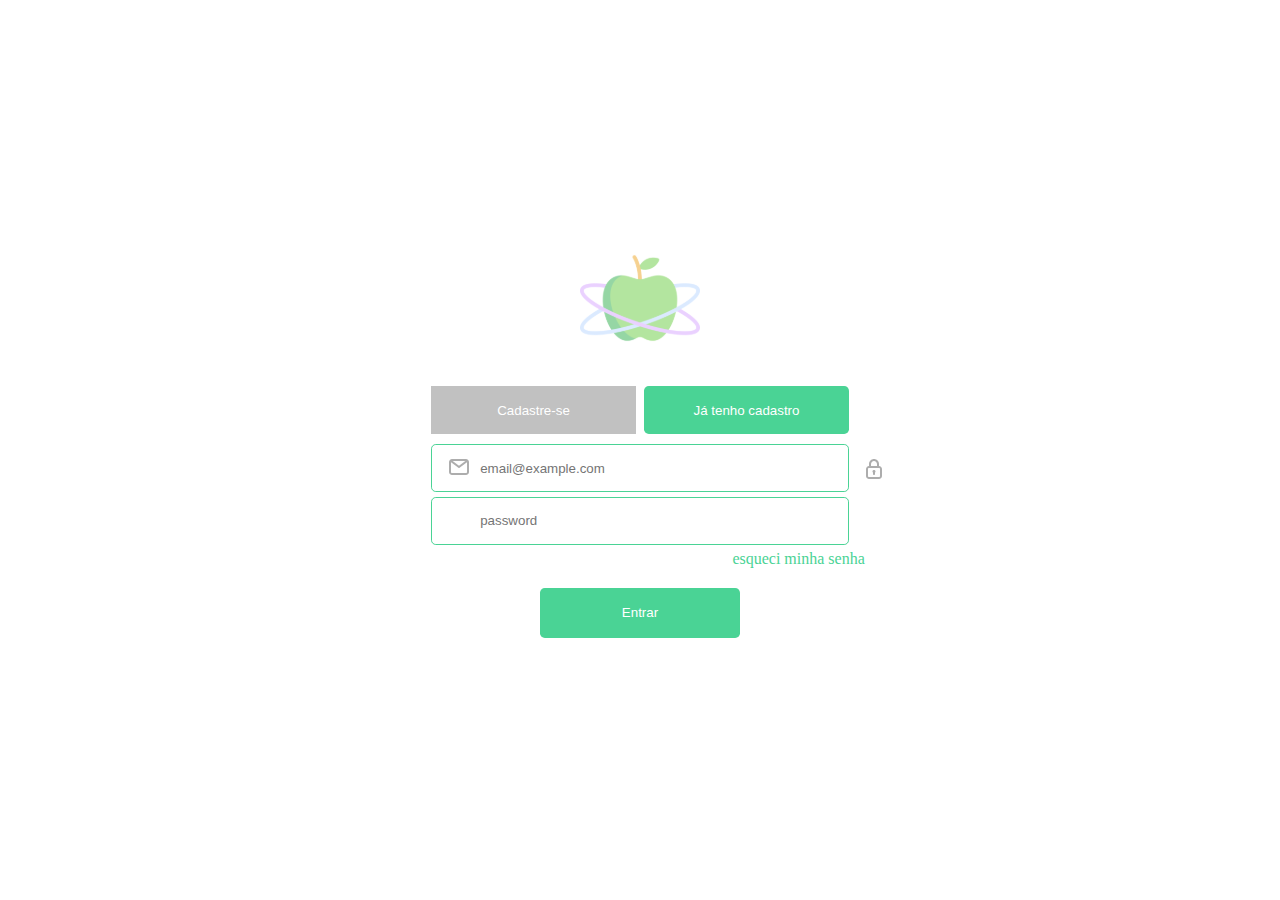
<file: index.html>
<!DOCTYPE html>
<html lang="pt-br">

<head>
    <meta charset="UTF-8">
    <meta http-equiv="X-UA-Compatible" content="IE=edge">
    <meta name="viewport" content="width=device-width, initial-scale=1.0">
    <title>DietSystem</title>
    <link rel="stylesheet" href="styles/global.css">


    <link rel="stylesheet" href="styles/index.css">

    <link rel="preconnect" href="https://fonts.googleapis.com">
    <link rel="preconnect" href="https://fonts.gstatic.com" crossorigin>
    <link href="https://fonts.googleapis.com/css2?family=Montserrat:wght@500&display=swap" rel="stylesheet">

</head>


<body>
    <main class="container">
        <header>
            <a href="index.html"><img src="assets/apple (1) 1.svg" class="img-logo"
                    alt="logotipo com uma maçã verde circundada com duas argolas que se entrelaçam, em sua região central"></a>
        </header>

        <section class="btn-container">
            <button class="button register" id="btn"> <a href="signup.html">Cadastre-se</a>
            </button>
            <button class="button registered" id="btn" id="btn-color" onclick="clicar()"> <a href="index.html">Já tenho
                    cadastro</a>
            </button>
        </section>

        <form class="input-form">
            <span class="input-email">
                <img src="./assets/letter.svg" id="img-letter">

                <input class="email" type="email" id="emailId" placeholder="email@example.com">
            </span>
            <span class="input-password">
                <img src="./assets/padlock.svg">
                <input class="password" id="passwordId" type="password" placeholder="password">

            </span>

            <section id="forgot-password">
                <a href="recover-password.html">esqueci minha senha</a>
            </section>

        </form>


        <button class="registered submit"><a href="" onclick="loginButton()">Entrar</a> </button>


    </main>
    <script src="JS/loginButton.js">

    </script>
</body>

</html>
</file>
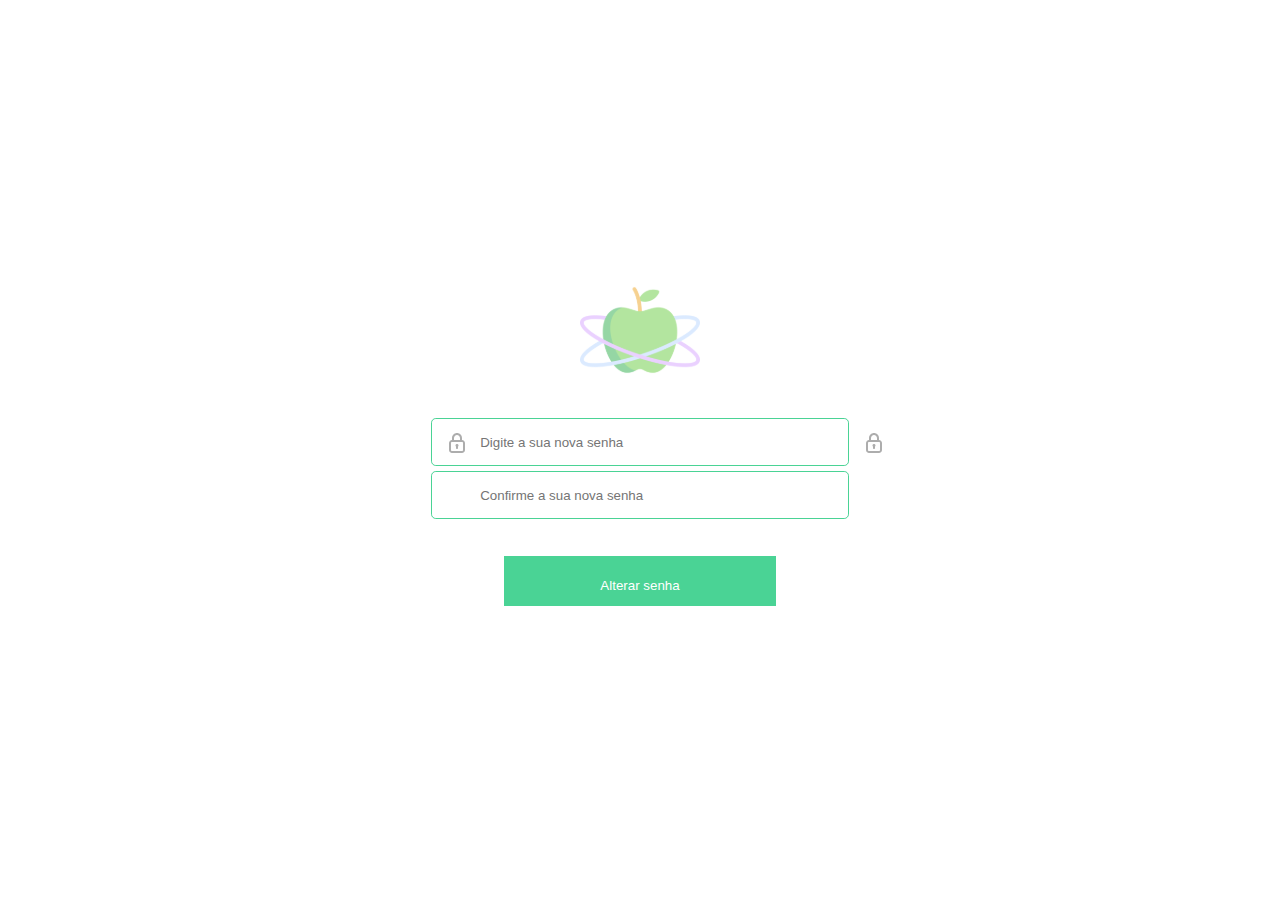
<file: new-password.html>
<!DOCTYPE html>
<html lang="pt-br">
<head>
    <meta charset="UTF-8">
    <meta http-equiv="X-UA-Compatible" content="IE=edge">
    <meta name="viewport" content="width=device-width, initial-scale=1.0">
    <title>DietSytesm</title>

    <link rel="stylesheet" href="styles/global.css">
    <link rel="stylesheet" href="styles/new-password.css">
    
    <link rel="preconnect" href="https://fonts.googleapis.com">
    <link rel="preconnect" href="https://fonts.gstatic.com" crossorigin>
    <link href="https://fonts.googleapis.com/css2?family=Montserrat:wght@500&display=swap" rel="stylesheet">

</head>

<body>
    <main class="container">
        <header>
    <a href="index.html"><img src="assets/apple (1) 1.svg" class="img-logo" alt="logotipo com uma maça verde circundada com duas argolas que se entrelaçam, na região central da maça"></a>
        </header>
            <form class="input-form">
                <span class="input-password">
                    <img src="assets/padlock.svg">
                    <input type="password" class="password" placeholder="Digite a sua nova senha"> 
                </span>

                <span class="input-password">
                    <img src="assets/padlock.svg">
                    <input type="password" class="password"  placeholder="Confirme a sua nova senha">
                </span>
                
                <section>
                    <button id="reload" class="submit"><a href="index.html">Alterar senha</a> </button>
                </section> 
            </form>
        </main>
        <!-- <script src="main.js"></script> -->
</body>
</html>
</file>
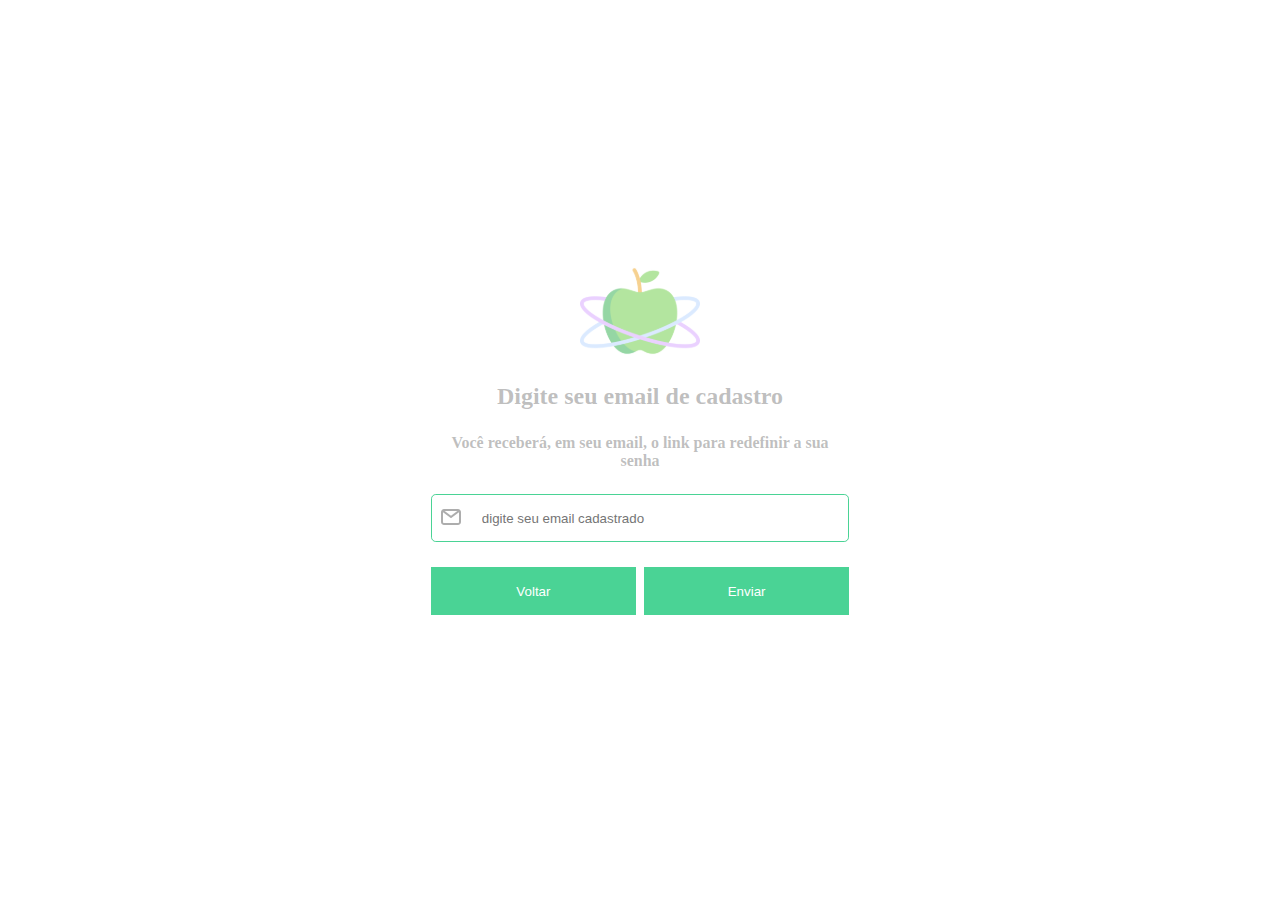
<file: recover-password.html>
<!DOCTYPE html>
<html lang="pt-br">
<head>
    <meta charset="UTF-8">
    <meta http-equiv="X-UA-Compatible" content="IE=edge">
    <meta name="viewport" content="width=device-width, initial-scale=1.0">
    <title>Document</title>
    <link rel="stylesheet" href="styles/global.css">
    <link rel="stylesheet" href="styles/recover-password.css">
    
    <link rel="preconnect" href="https://fonts.googleapis.com">
<link rel="preconnect" href="https://fonts.gstatic.com" crossorigin>
<link href="https://fonts.googleapis.com/css2?family=Montserrat:wght@500&display=swap" rel="stylesheet">

</head>

<body>
    
    <main class="container">
        <header>
    <a href="index.html"> <img src="assets/apple (1) 1.svg" class="img-logo" alt="logotipo com uma maça verde circundada com duas argolas que se entrelaçam, na região central da maça"></a>
        </header>
            <h2>Digite seu email de cadastro</h2>
            <h3>Você receberá, em seu email, o link para redefinir a sua senha</h3>

            <form class="input-form">
                <span class="input-email">
                    <img src="assets/letter.svg" alt="">
                    <input type="email" placeholder="digite seu email cadastrado">
                </span>
            </form>
        
            <section class="btn-container">
                 <button class="button register"><a href="index.html">Voltar</a></button>
            <button class="button register"><a href="new-password.html">Enviar</a></button> 
            </section>
    </main>
    
</body>
</html>
</file>
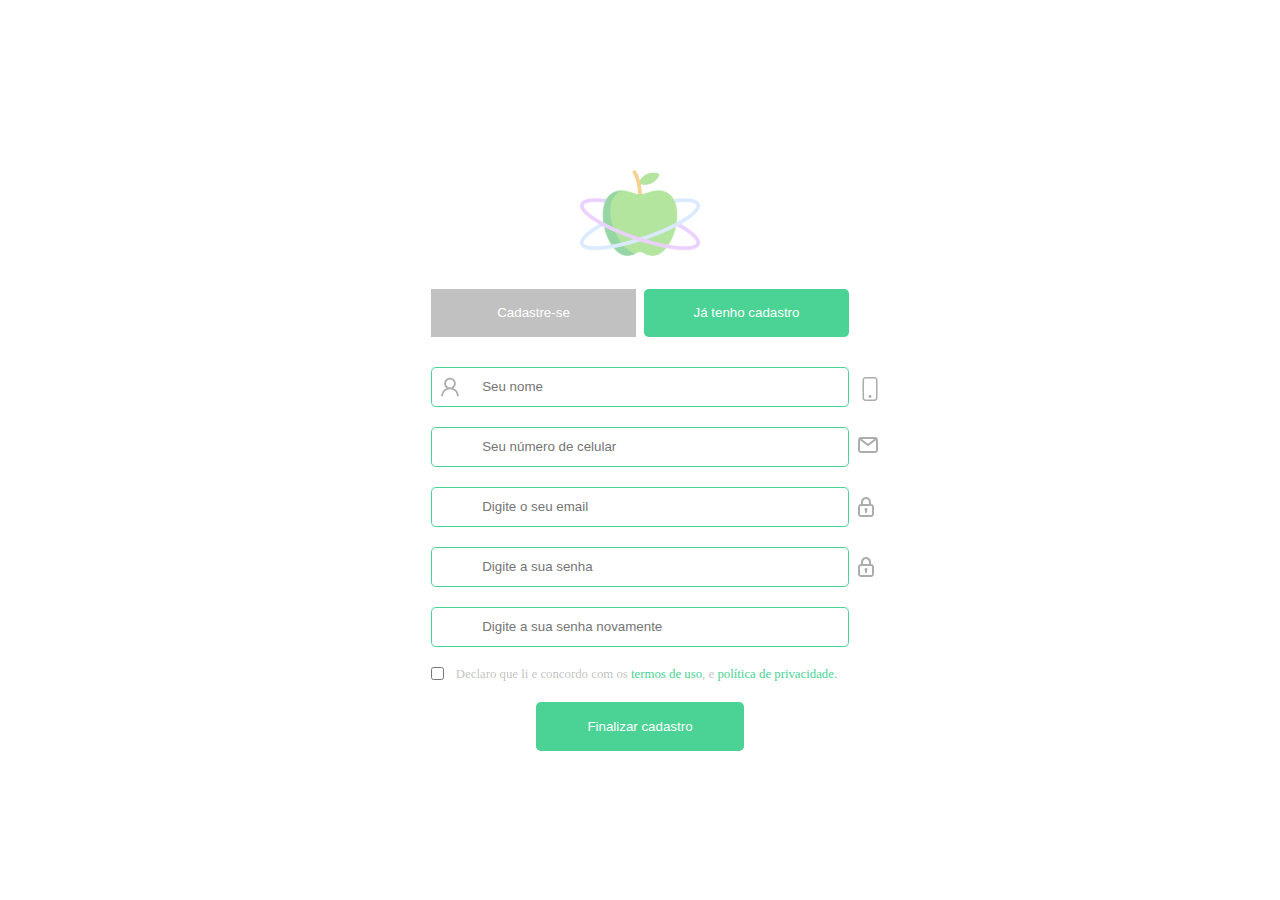
<file: signup.html>
<!DOCTYPE html>
<html lang="pt-br">

<head>
    <meta charset="UTF-8">
    <meta http-equiv="X-UA-Compatible" content="IE=edge">
    <meta name="viewport" content="width=device-width, initial-scale=1.0">
    <title>DietSystem</title>
    <link rel="stylesheet" href="styles/global.css">
    

    <link rel="stylesheet" href="styles/signup.css">
    <link rel="preconnect" href="https://fonts.googleapis.com">
    <link rel="preconnect" href="https://fonts.gstatic.com" crossorigin>
    <link href="https://fonts.googleapis.com/css2?family=Montserrat:wght@500&display=swap" rel="stylesheet">

</head>

<body>
    <main class="container">
        <header>
            <a href="index.html"><img src="assets/apple (1) 1.svg" class="img-logo"
                    alt="logotipo com uma maçã verde circundada com duas argolas que se entrelaçam, em sua região central"></a>
        </header>

        <section class="btn-container">
            <button class="button register"><a href="signup.html">Cadastre-se</a> 
            </button>
            <button class="button registered"><a href="index.html">Já tenho cadastro</a>
            </button>
        </section>

        <form class="input-form">
            <span class="input-email">
                <img src="assets/user.svg" alt="teste">
                <input class="email" type="email" placeholder="Seu nome">
            </span>
            <span class="input-password">
                <img src="assets/bi_phone.svg" alt="teste">
                <input class="number" type="tel" placeholder="Seu número de celular">
            </span>
            <span class="input-email">
                <img src="./assets/letter.svg" alt="teste">
                <input class="email" type="email" placeholder="Digite o seu email">
            </span>
            <span class="input-password">
                <img src="./assets/padlock.svg" alt="teste">
                <input class="password" type="password" placeholder="Digite a sua senha">
            </span>
            <span class="input-email">
                <img src="./assets/padlock.svg" alt="teste">
                <input class="email" type="email" placeholder="Digite a sua senha novamente">
            </span>
        </form>
        <section class="input-checkbox">
                <input type="checkbox">
                   <p>Declaro que li e concordo com os <span> termos de uso</span>, e <span> política de privacidade.</span></p> 
            </section>
        <button class="registered submit"> <a href="index.html">Finalizar cadastro</a> </button>


    </main>
</body>

</html>
</file>
<file: styles/global.css>
* {
    box-sizing: border-box;
    outline: none;
    margin: 0;
    
  }
  
  a {
    text-decoration: none;
    display: inline-block;     
    position: relative;    
    z-index: 1;     
    padding: 1rem;     
    margin: -2rem;
    height: 100%;
    width: 100%;
    line-height: 1.6rem;
 }
button:hover, .button:hover{
    filter: brightness(1.1);

}

.button > button{
  color: #4AD395;
}

button {
  cursor: pointer;
    
  }

body{
  margin: 0;
    
}

a:active{
  
  color: white;
}
a:link{
color: white;
}

a:visited{
  color: white;
}

a[tabindex]:focus {
  color:ble;
  outline: none;
}
#btn-color{
  background-color: #4AD395;
}
</file>
<file: styles/index.css>
* {
    box-sizing: border-box;
  }
  
  a {
    text-decoration: none;
  }
  
  body {
    display: flex;
    height: 100vh;
    justify-content: center;
    align-items: center;  
  }
  
  button {
    cursor: pointer;
  }
  
  .container { 
    display: flex;
    flex-direction: column;  
    justify-content: center;
    align-items: center;
    width: 25rem;  
  }
  
  .container  header { 
    display: block;   
    margin-bottom: 2rem;  
  }
  
  .btn-container {
    display: flex;
    justify-content: space-between;
    width: 26.1rem;
    
    margin-bottom: .6rem;
  }
  
  .button {
    background: #c1c1c1;
    color: #353535;
    border: none;
    padding: .3rem;
    width: 49%;
    height: 3rem;
  }
  
  .registered {
    background: #4AD395;
    border-radius: .3rem;
    color: #fff
  }
  
  .input-email {
    position: relative;
  }
  
  .input-email img {
    position: absolute;
    top: 0;
    left: 1.1rem;
  }
  
  .input-password {
    position: relative;
  }
  
  .input-password img {
    position: absolute;
    top: 0;
    left: 1.1rem;
  }
  
  
  .input-form input {
    display: inline-block;
    width: 26.1rem;  
    height: 3rem;
    margin-bottom: .3rem;
    padding: .3rem;
    padding-left: 3rem;
    border: 1px solid #4AD395;
    border-radius: .3rem;
    outline: none;
  }
  
  #forgot-password {  
    text-align: right;
  }
  #forgot-password a{
    color: #4AD395;
    
  }
  
  .submit {
    display: inline-block;
    border: none;
    width: 50%;  
    margin-top: 20px;
    height: 50px;
  }

#img-eye{
  position: relative;
  background-color: red;
}

#img-eye img{
  position: absolute;
}
</file>
<file: styles/new-password.css>
body{
    display: flex;
    height: 100vh;
    justify-content: center;
    align-items: center;
}


.container { 
    display: flex;
    flex-direction: column;  
    justify-content: center;
    align-items: center;
    width: 25rem;  
  }
  
  
.container  header { 
    display: block;   
    margin-bottom: 2rem;  
  }


.input-form input {
    display: inline-block;

    width: 26.1rem;  
    height: 3rem;
    margin-bottom: .3rem;
    padding: .3rem;
    padding-left: 3rem;
    border: 1px solid #4AD395;
    border-radius: .3rem;
    outline: none;
}

.input-password {
    position: relative;
  }
  
.input-password img {
    position: absolute;
    top: 0;
    left: 1.1rem;
  }
  
.submit {
    display: flex;
    justify-content: center;
    align-items: center;
    background-color: #4AD395;
    margin: auto;
    border: none;
    width: 17rem;
    height: 3rem;
    margin-top: 2rem;
    height: 3.1rem;
}
</file>
<file: styles/recover-password.css>
body{
    display: flex;
    height: 100vh;
    justify-content: center;
    align-items: center;
}



.container{
    display: flex;
    flex-direction: column;
    align-items: center;
    
}
header { 
    display: block;   
    margin-bottom: 1rem;
     position: static;
  }

  .input-form input {
    display: inline-block;
    width: 26.1rem;  
    height: 3rem;
    margin-bottom: .3rem;
    padding: .3rem;
    padding-left: 3.1rem;
    border: 1px solid #4AD395;
    border-radius: .3rem;
    outline: none;
    
  }


.input-email {
    position: relative;
  }
  
.input-email img {
    position: absolute;
    top: 0;
    left: .6rem;
  }

.button {
    background: #4AD395;
    color:#ffff;
    border: none;
    padding: .3rem;
    width: 49%;
    height: 3rem;
    align-items: center;
  }
  
.btn-container {
    display: flex;
    justify-content: space-between;
    width: 100%;
    margin-bottom: .6rem;
  }
.btn-container button{
      color: #4AD395;
      margin-top: 1.25rem
  }
  
h2{
      color: #7777;
      margin-bottom: 1.5rem;
  }

h3{   
  width: 418px;  
  color: #7777;
  margin-bottom: 1.5rem;
  font-size: 1rem;
  line-break: normal;
  flex-wrap: wrap;
  text-align: center;
  }
</file>
<file: styles/signup.css>
body {
    display: flex;
    height: 100vh;
    justify-content: center;
    align-items: center;
    margin: 0;
  }
  
  button {
    cursor: pointer;
  }
  
  .container { 
    display: flex;
    flex-direction: column;  
    justify-content: center;
    align-items: center;
    width: 26.1rem;  
  }
  
  .container header { 
    display: block;
    position: relative;
    margin-bottom: 1.25rem; 
    margin-top: 4.25rem;
    height: fit-content;
    
  }
  
  .btn-container {
    display: flex;
    justify-content: space-between;
    width: 100%;
    
    margin-bottom: 1.9rem;
  }
  
  .button {
    background: #c1c1c1;
    color: #353535;
    border: none;
    padding: .3rem;
    width: 49%;
    height: 3rem;
  }
  
  .registered {
    background: #4AD395;
    border-radius: .3rem;
    color: #fff
  }
  
  .input-email {
    position: relative;
  }
  
  .input-email img {
    position: absolute;
    top: 0;
    left: .6rem;
  }
  
  .input-password {
    position: relative;
  }
  
  .input-password img {
    position: absolute;
    top: 0;
    left: .6rem;
  }

  input[type="checkbox"] {
    height: fit-content;
    width: fit-content;
  }
  .input-checkbox{
    display: inline-flex;
    width: 26.1rem;
    justify-content: space-between;
    
  }
  .input-checkbox p{
      display: inline-flex;
      width: fit-content;
      font-size: .8rem;
      margin: auto;
      color: #7777;
      align-items: center;
  }
  .input-checkbox p span{
    color: #4AD395;
    white-space: pre-wrap;
}



.checkbox{
  
  height: 5.6rem;
}
  
  .input-form input {
    display: inline-block;
    width: 100%;  
    height: 3em;
    margin-bottom: 1.25rem;
    padding: 5px;
    padding-left: 50px;
    border: 1px solid #4AD395;
    border-radius: .3rem;
    outline: none;
  }
  
  #forgot-password {  
    text-align: right;
  }
  #forgot-password a{  
    color: #4AD395;
  }
  
  .submit {
    display: inline-block;
    border: none;
    width: 50%;  
    margin-top: 20px;
    margin-bottom: 40px;
    height: 3.1rem;
  }
</file>
